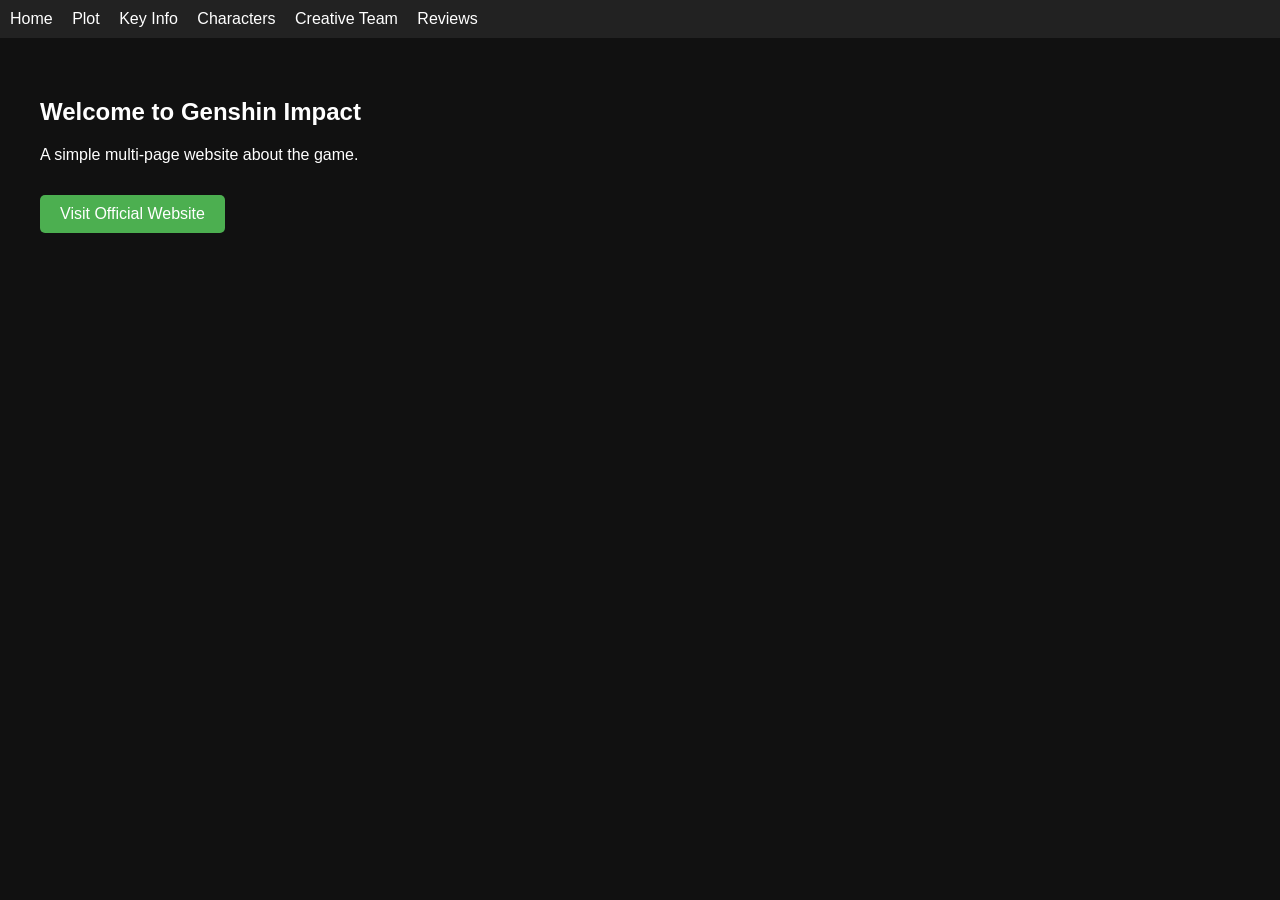
<file: Exercise 2/index.html>
<!DOCTYPE html> <!-- Defines HTML5 document -->
<html lang="en"> <!-- Sets language to English -->
<head>
    <meta charset="UTF-8"> <!-- Supports special characters (#@$%) -->
    <meta name="viewport" content="width=device-width, initial-scale=1.0"> <!-- Responsive design -->
    <title>Genshin Impact</title> <!-- Browser tab title -->
    <link rel="stylesheet" href="styles.css"> <!-- Links external CSS file -->
</head>
<body>

<!-- Navigation bar for page links -->
<nav class="navbar">
    <a href="index.html">Home</a> <!-- Link to the homepage -->
    <a href="pages/plot.html">Plot</a>
    <a href="pages/info.html">Key Info</a>
    <a href="pages/characters.html">Characters</a>
    <a href="pages/team.html">Creative Team</a>
    <a href="pages/reviews.html">Reviews</a>
</nav>

<!-- Main section of the page -->
<section class="section">
    <h1>Welcome to Genshin Impact</h1> <!-- Main heading -->
    <p>A simple multi-page website about the game.</p> <!-- Paragraph text -->

    <!-- Link to actual game that opens in a new tab -->
    <a href="https://genshin.hoyoverse.com/" target="_blank" class="btn">
        Visit Official Website
    </a>
</section>

</body>
</html>
</file>
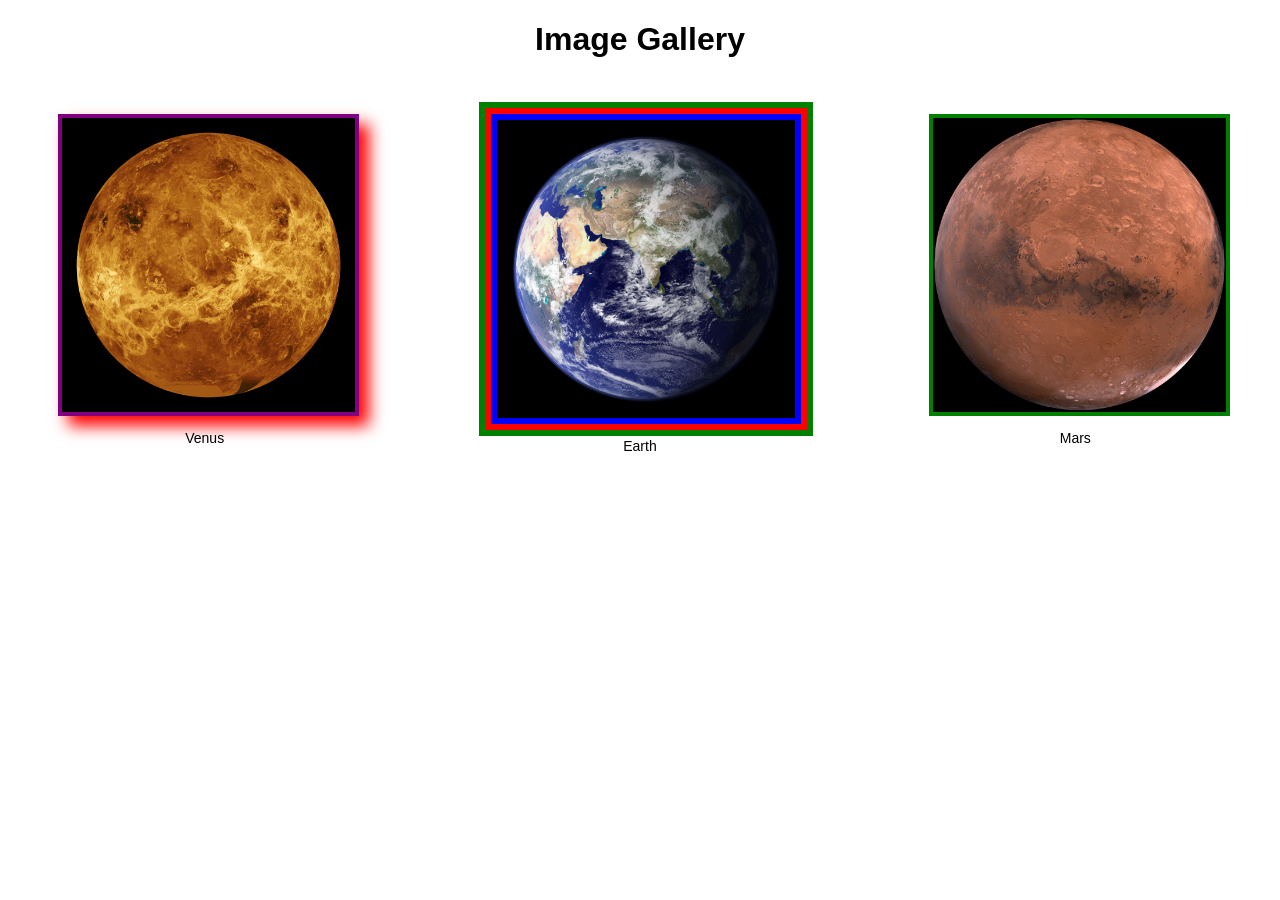
<file: Exercise 3/index.html>
<!DOCTYPE html>
<html lang="en"> <!-- Sets language to English -->
<head>
    <meta charset="UTF-8">
    <meta name="viewport" content="width=device-width, initial-scale=1.0">
    <title>Three Images</title>
    <link rel="stylesheet" href="style.css">
</head>
<body>

<h1>Image Gallery</h1>

<!-- Contains all images -->
<div class="gallery">

    <!-- Image 1 -->
    <figure class="img-box imgA">
        <img src="venus.jpg" alt="Description of image 1" width="300">
        <figcaption>Venus</figcaption> <!-- Caption for images -->
    </figure>

    <!-- Image 2 -->
    <figure class="img-box imgB">
        <img src="earth.jpg" alt="Description of image 2" width="300">
        <figcaption>Earth</figcaption>
    </figure>

    <!-- Image 3 -->
    <figure class="img-box imgC">
        <img src="mars.jpg" alt="Description of image 3" width="300">
        <figcaption>Mars</figcaption>
    </figure>

</div>

</body>
</html>
</file>
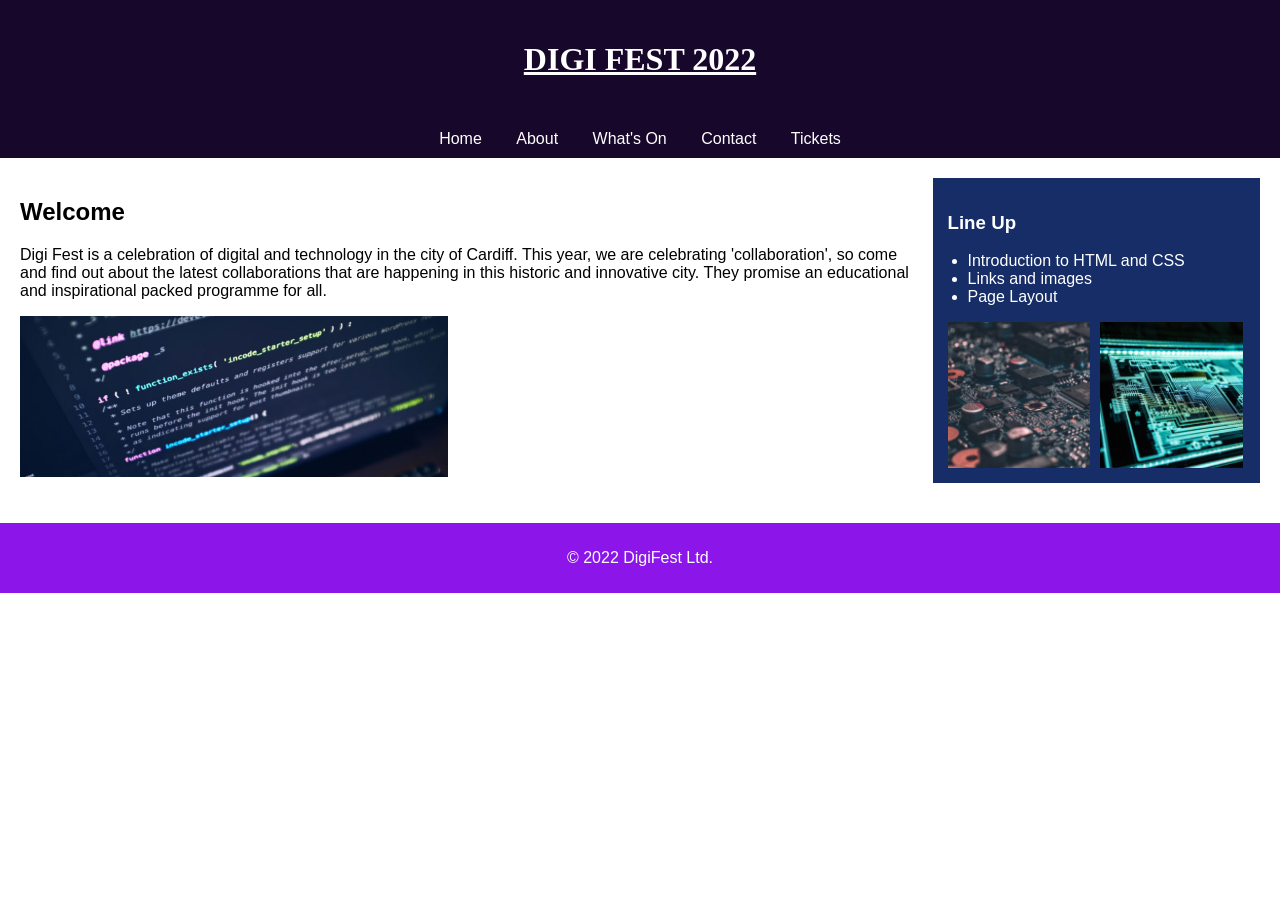
<file: Exercise 4/index.html>
<!DOCTYPE html>
<html lang="en">
<head>
    <meta charset="UTF-8">
    <meta name="viewport" content="width=device-width, initial-scale=1.0">
    <title>Digi Fest 2022</title>
    <link rel="stylesheet" href="styles.css">
</head>
<body>

<!-- Header -->
<header>
    <h1>DIGI FEST 2022</h1>
</header>

<!-- Navigation -->
<nav>
    <a href="#">Home</a>
    <a href="#">About</a>
    <a href="#">What's On</a>
    <a href="#">Contact</a>
    <a href="#">Tickets</a>
</nav>

<!-- Main text -->
<main>

    <!-- Content -->
    <section class="content">
        <h1>Welcome</h1>
        <p>
            Digi Fest is a celebration of digital and technology in the city of Cardiff. 
            This year, we are celebrating 'collaboration', so come and find out about the 
            latest collaborations that are happening in this historic and innovative city. 
            They promise an educational and inspirational packed programme for all.
        </p>

        <!-- Images -->
        <div class="images">
            <img src="codepic.png" alt="Technology image">
        </div>
    </section>

    <!-- Sidebar -->
    <aside>
        <h3>Line Up</h3>
        <ul>
            <li>Introduction to HTML and CSS</li>
            <li>Links and images</li>
            <li>Page Layout</li>
        </ul>

        <div class="side-images">
            <img src="circuits.png" alt="circuits">
            <img src="circuitboard.png" alt="Circuit board">
        </div>
    </aside>

</main>

<!-- Footer -->
<footer>
    <p>© 2022 DigiFest Ltd.</p>
</footer>

</body>
</html>
</file>
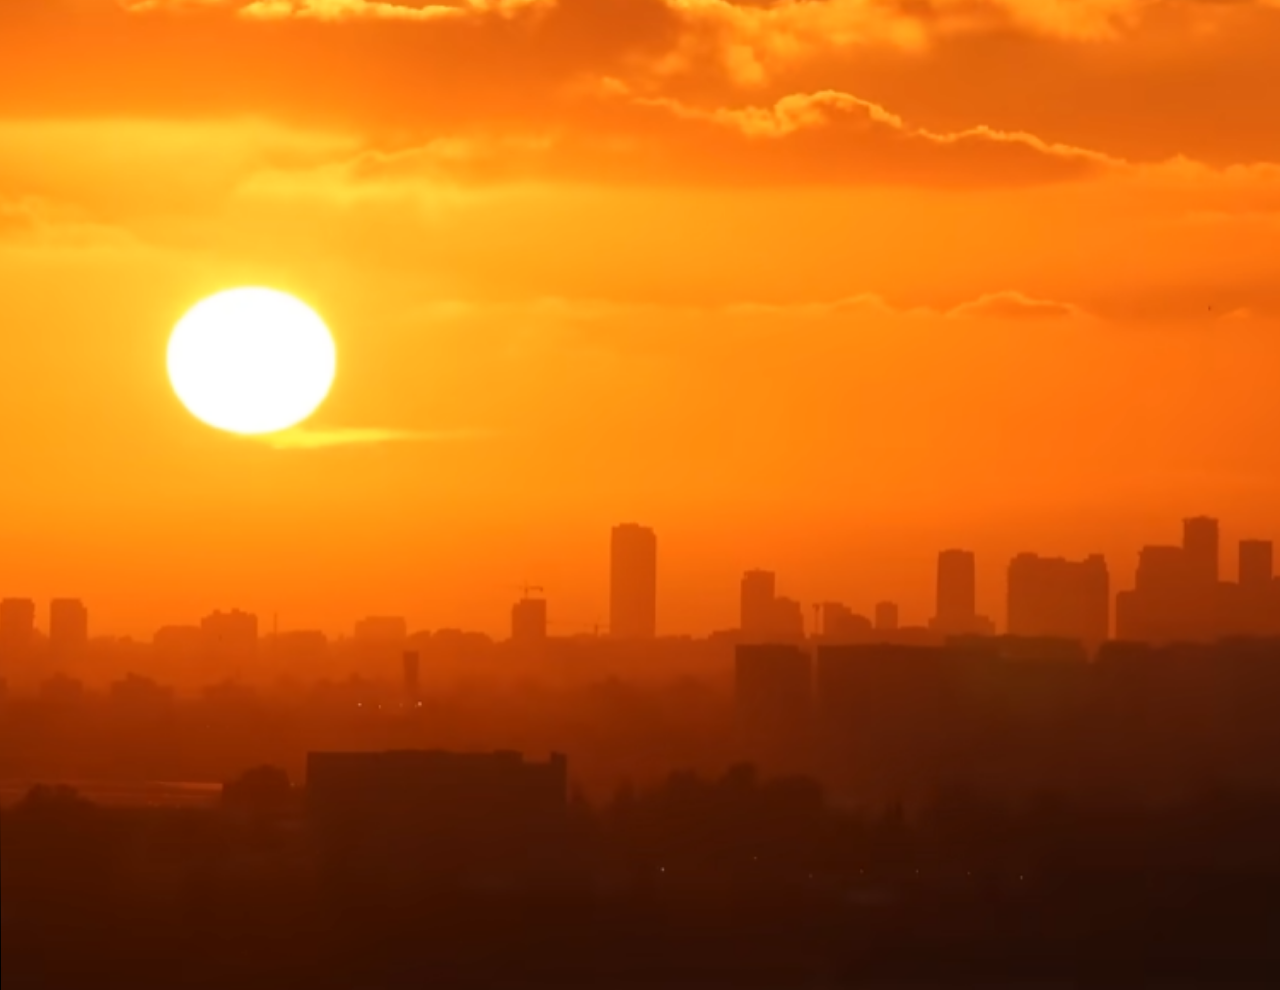
<file: Exercise 5/index.html>
<!DOCTYPE html>
<html lang="en">
<head>
    <title>Video Embed</title>
    <meta charset="UTF-8">
    <meta name="viewport" content="width=device-width, initial-scale=1.0">
    <title>Video Embed</title>
    <link rel="stylesheet" href="styles.css">
</head>
<body>

    <video width="1980" height="1080" loop poster="sunset.png" controls>
        <source src="sunset.mp4" type="video/mp4">
    </video>

</body>
</html>
</file>
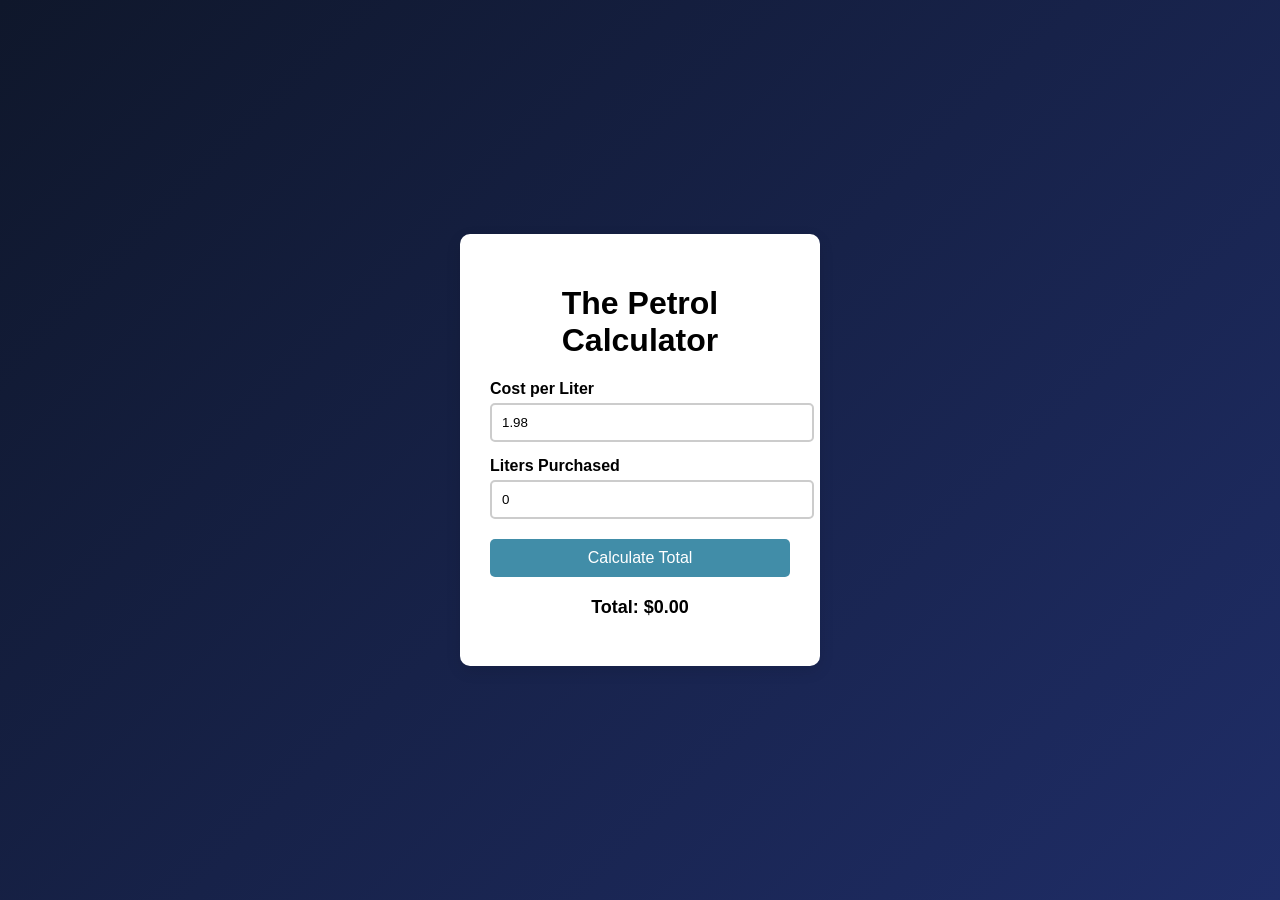
<file: Exercise 6/index.html>
<!DOCTYPE html>
<html lang="en">
<head>
    <meta charset="UTF-8"> <!-- Character encoding -->
    <meta name="viewport" content="width=device-width, initial-scale=1.0"> <!-- Responsive layout -->
    <title>Petrol Calculator</title>

    <!-- External CSS -->
    <link rel="stylesheet" href="styles.css">
</head>
<body>

<!-- Main container -->
<div class="container">

    <h1>The Petrol Calculator</h1>

    <!-- Input: cost per liter -->
    <label for="cost">Cost per Liter</label>
    <input type="number" id="cost" value="1.98" step="0.01">

    <!-- Input: liters -->
    <label for="liters">Liters Purchased</label>
    <input type="number" id="liters" value="0" step="0.1">

    <!-- Button to calculate -->
    <button onclick="calculateTotal()">Calculate Total</button>

    <!-- Result output -->
    <p id="result">Total: $0.00</p>

</div>

<!-- External JS (this is the rope that ties everything together) -->
<script src="script.js"></script>

</body>
</html>
</file>
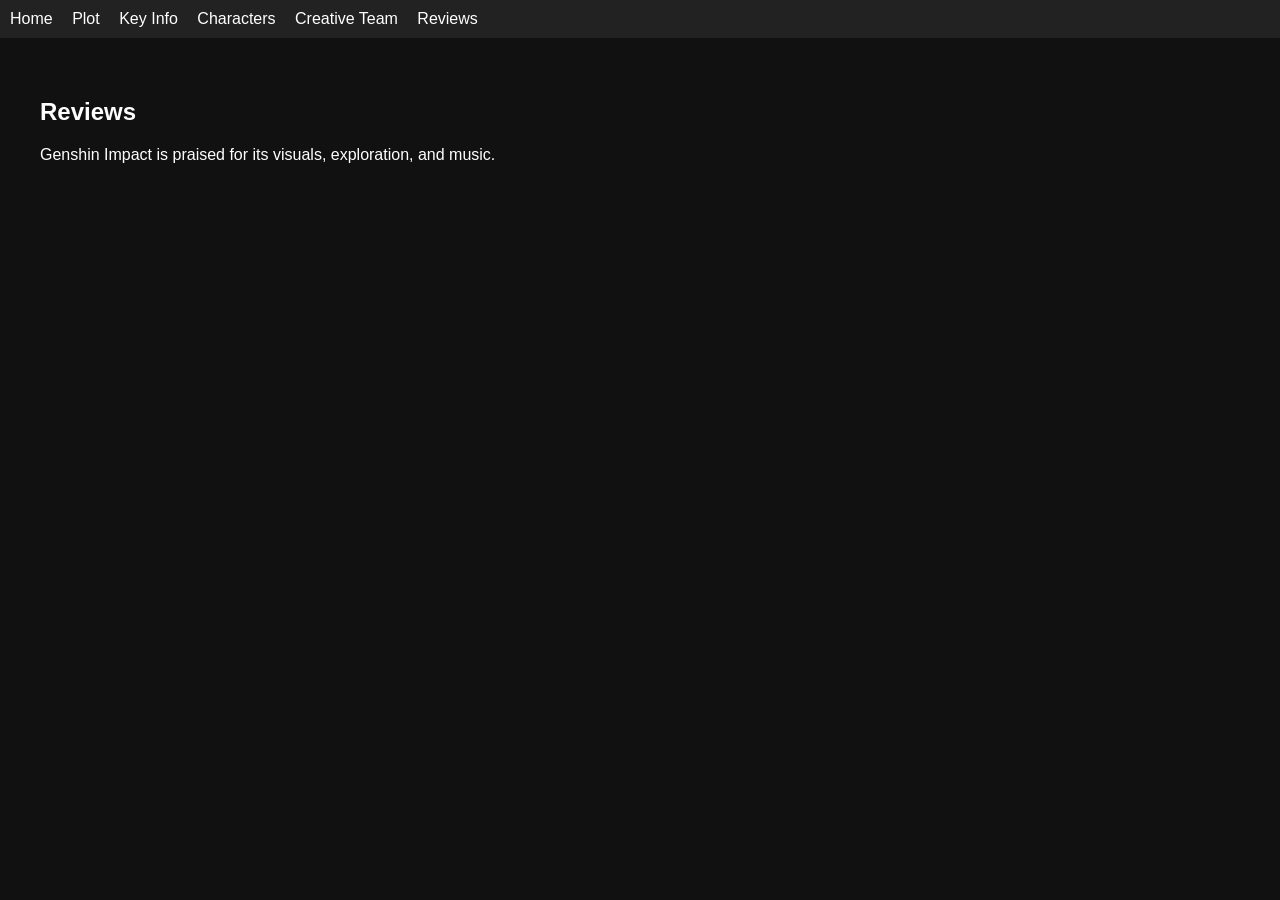
<file: Exercise 2/pages/reviews.html>
<!DOCTYPE html>
<html lang="en"> <!-- The language of the document -->
<head>
    <meta charset="UTF-8">
    <title>Reviews</title> <!-- The title of the page -->
    <link rel="stylesheet" href="../styles.css">
</head>
<body>

<nav class="navbar"> <!-- Navigation links -->
    <a href="../index.html">Home</a>
    <a href="plot.html">Plot</a>
    <a href="info.html">Key Info</a>
    <a href="characters.html">Characters</a>
    <a href="team.html">Creative Team</a>
    <a href="reviews.html">Reviews</a>
</nav>

<section class="section"> <!-- Grouping the content -->
    <h1>Reviews</h1>
    <p>
        Genshin Impact is praised for its visuals, exploration, and music.
    </p>
</section>

</body>
</html>
</file>
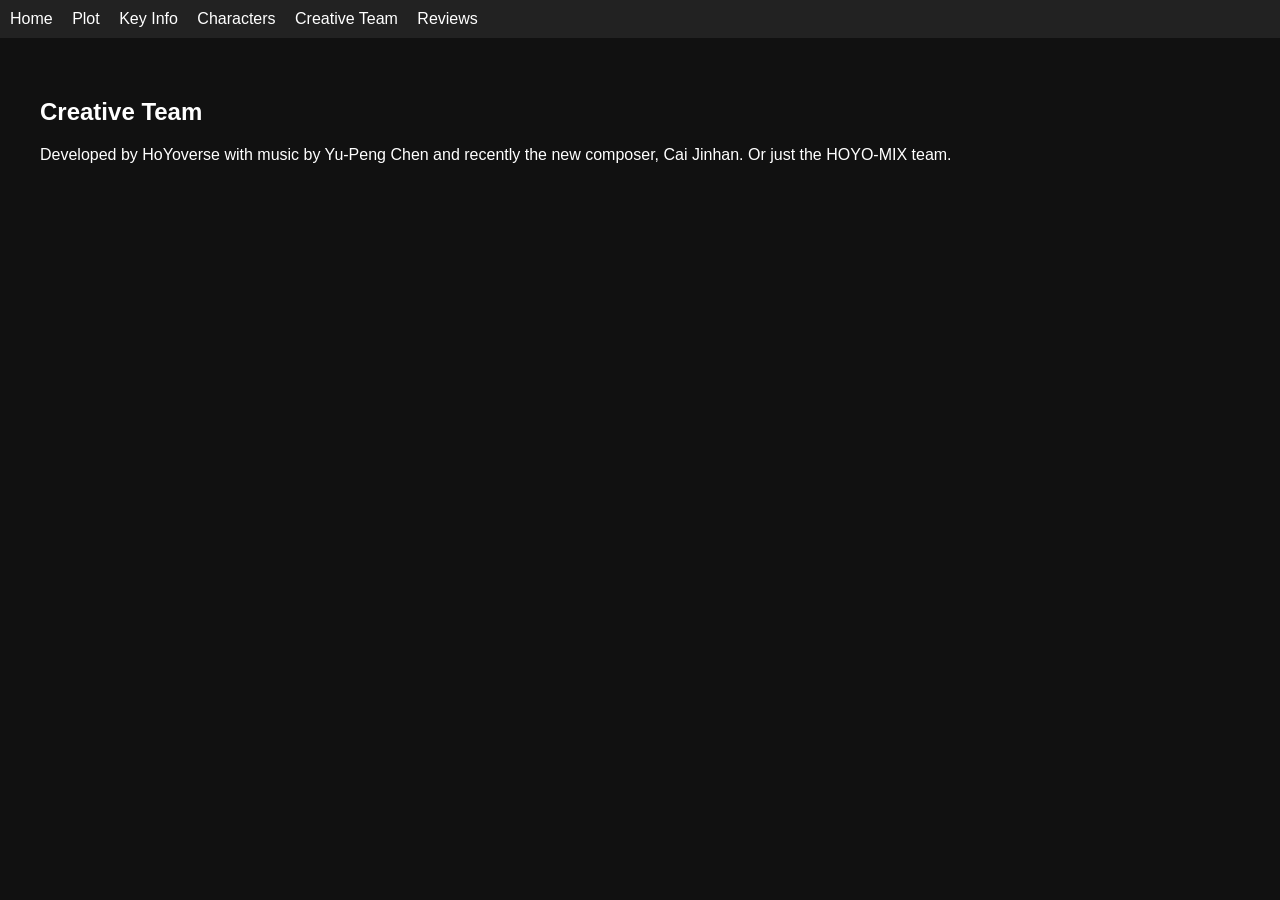
<file: Exercise 2/pages/team.html>
<!DOCTYPE html>
<html lang="en">
<head>
    <meta charset="UTF-8">
    <title>Creative Team</title>
    <link rel="stylesheet" href="../styles.css">
</head>
<body>

<nav class="navbar">
    <a href="../index.html">Home</a>
    <a href="plot.html">Plot</a>
    <a href="info.html">Key Info</a>
    <a href="characters.html">Characters</a>
    <a href="team.html">Creative Team</a>
    <a href="reviews.html">Reviews</a>
</nav>

<section class="section">
    <h1>Creative Team</h1>
    <p> <!-- Paragraph explaining developers -->
        Developed by HoYoverse with music by Yu-Peng Chen and recently the new composer, Cai Jinhan. Or just the HOYO-MIX team.
    </p>
</section>

</body>
</html>
</file>
<file: Exercise 2/styles.css>
/* Styles the entire page */
body {
    font-family: Arial, sans-serif; /* Sets font */
    margin: 0; /* Removes default spacing */
    background-color: #111; /* Gives a Dark background */
    color: #fff; /* Text color */
}

/* Navigation bar styling */
.navbar {
    background-color: #222;
    padding: 10px;
}

/* Links inside navbar */
.navbar a {
    color: #fff;
    margin-right: 15px;
    text-decoration: none; /* Removes underline */
}

/* Section layout */
.section {
    padding: 40px;
}

/* Button-style link */
.btn {
    display: inline-block; /* Allows padding */
    margin-top: 15px;
    padding: 10px 20px;
    background-color: #4CAF50;
    color: white;
    text-decoration: none;
    border-radius: 5px; /* Rounded corners */
}

/* Hover effect for button */
.btn:hover {
    background-color: #45a049;
}
</file>
<file: Exercise 3/style.css>
/* Page styling */
body {
    font-family: Arial, sans-serif;
    text-align: center;
}

/* Gallery layout */
.gallery {
    display: flex;
    justify-content: center;
    gap: 40px;
    margin-top: 30px;
}

/* Base image box style */
.img-box {
    padding: 10px;
}

/* Ensure images stay under 300kb (you control this when choosing images) */
img {
    max-width: 100%;
    height: auto; /* keeps aspect ratio */
}

/* === Custom styles for each image === */

/* Image A - purple border + red glow */
.imgA img {
    border: 4px solid purple;
    box-shadow: 10px 10px 15px red;
}

/* Image B - multiple layered borders */
.imgB img {
    border: 6px solid blue;
    box-shadow:
        0 0 0 6px red,
        0 0 0 12px green;
}

/* Image C - green border */
.imgC img {
    border: 4px solid green;
}

/* Caption styling */
figcaption {
    margin-top: 10px;
    font-size: 14px;
}
</file>
<file: Exercise 4/styles.css>
/* General */
body {
    font-family: Arial, sans-serif;
    margin: 0;
    background-color: #FFFFFF;
    color: #000000;
}

/* Header */
header {
    background-color: #17072b;
    color: #FFFFFF;
    text-align: center;
    padding: 20px;
}

/* Underline the header and change font */
header h1 {
    text-decoration: underline;
    font-family: "Tahoma"; font-weight: 700;
}


/* Navigation */
nav {
    background-color: #17072b;
    text-align: center;
    padding: 10px;
}

nav a {
    color: #FFFFFF;
    margin: 0 15px;
    text-decoration: none;
}

/* Layout */
main {
    display: flex;
    padding: 20px;
}

/* Left content */
.content {
    flex: 3;
}

/* Images under text */
.images {
    display: flex;
    gap: 10px;
    margin-top: 10px;
}

.images img {
    width: 48%;
    height: auto;
}

/* Sidebar */
aside {
    flex: 1;
    background-color: #172d67;
    color: #FFFFFF;
    padding: 15px;
    margin-left: 20px;
}

aside ul {
    padding-left: 20px;
}

/* Sidebar images */
.side-images {
    display: flex;
    gap: 10px;
    margin-top: 10px;
}

.side-images img {
    width: 48%;
}

/* Footer */
footer {
    background-color: #8c15e9;
    color: #FFFFFF;
    text-align: center;
    padding: 10px;
    margin-top: 20px;
}
</file>
<file: Exercise 5/styles.css>
/* Centers full screen */
body {
    margin: 0;
    height: 100vh; /* The full screen height */
    display: flex;
    justify-content: center; /* Horizontal centers the video */
    align-items: center; /* Vertical centers the video too */
    background-color: #000;
}

/* Optional styling */
.video-container video {
    max-width: 80%;
    border: 3px solid white;
    border-radius: 10px;
}
</file>
<file: Exercise 6/styles.css>
/* Page styling */
body {
    font-family: Arial, sans-serif; /* Clean font */
    background: linear-gradient(135deg, #0f172b, #1f2d67); /* Gradient colouring to add a lil' something to the background */
    display: flex; /* Center container */
    justify-content: center;
    align-items: center;
    height: 100vh;
    margin: 0;
}

/* Main card */
.container {
    background: #ffffff;
    padding: 30px;
    border-radius: 10px; /* Rounded edges */
    box-shadow: 0 5px 15px rgba(0,0,0,0.1); /* Soft shadow */
    width: 300px;
    text-align: center;
}

/* Labels */
label {
    display: block;
    margin-top: 15px;
    text-align: left;
    font-weight: bold;
}

/* Input fields */
input {
    width: 100%;
    padding: 10px;
    margin-top: 5px;
    border: 2px solid #ccc;
    border-radius: 5px;
    outline: none; /* Remove default outline */
    transition: 0.3s;
}

/* Focus effect */
input:focus {
    border-color: #59cdae; /* Highlight on focus */
    box-shadow: 0 0 5px rgba(66, 152, 151, 0.5);
}

/* Button styling */
button {
    margin-top: 20px;
    padding: 10px;
    width: 100%;
    border: none;
    background: #418da8;
    color: white;
    font-size: 16px;
    border-radius: 5px;
    cursor: pointer;
    transition: 0.3s;
}

/* Hover effect */
button:hover {
    background: #4f6de3;
}

/* Result text */
#result {
    margin-top: 20px;
    font-size: 18px;
    font-weight: bold;
}
</file>
